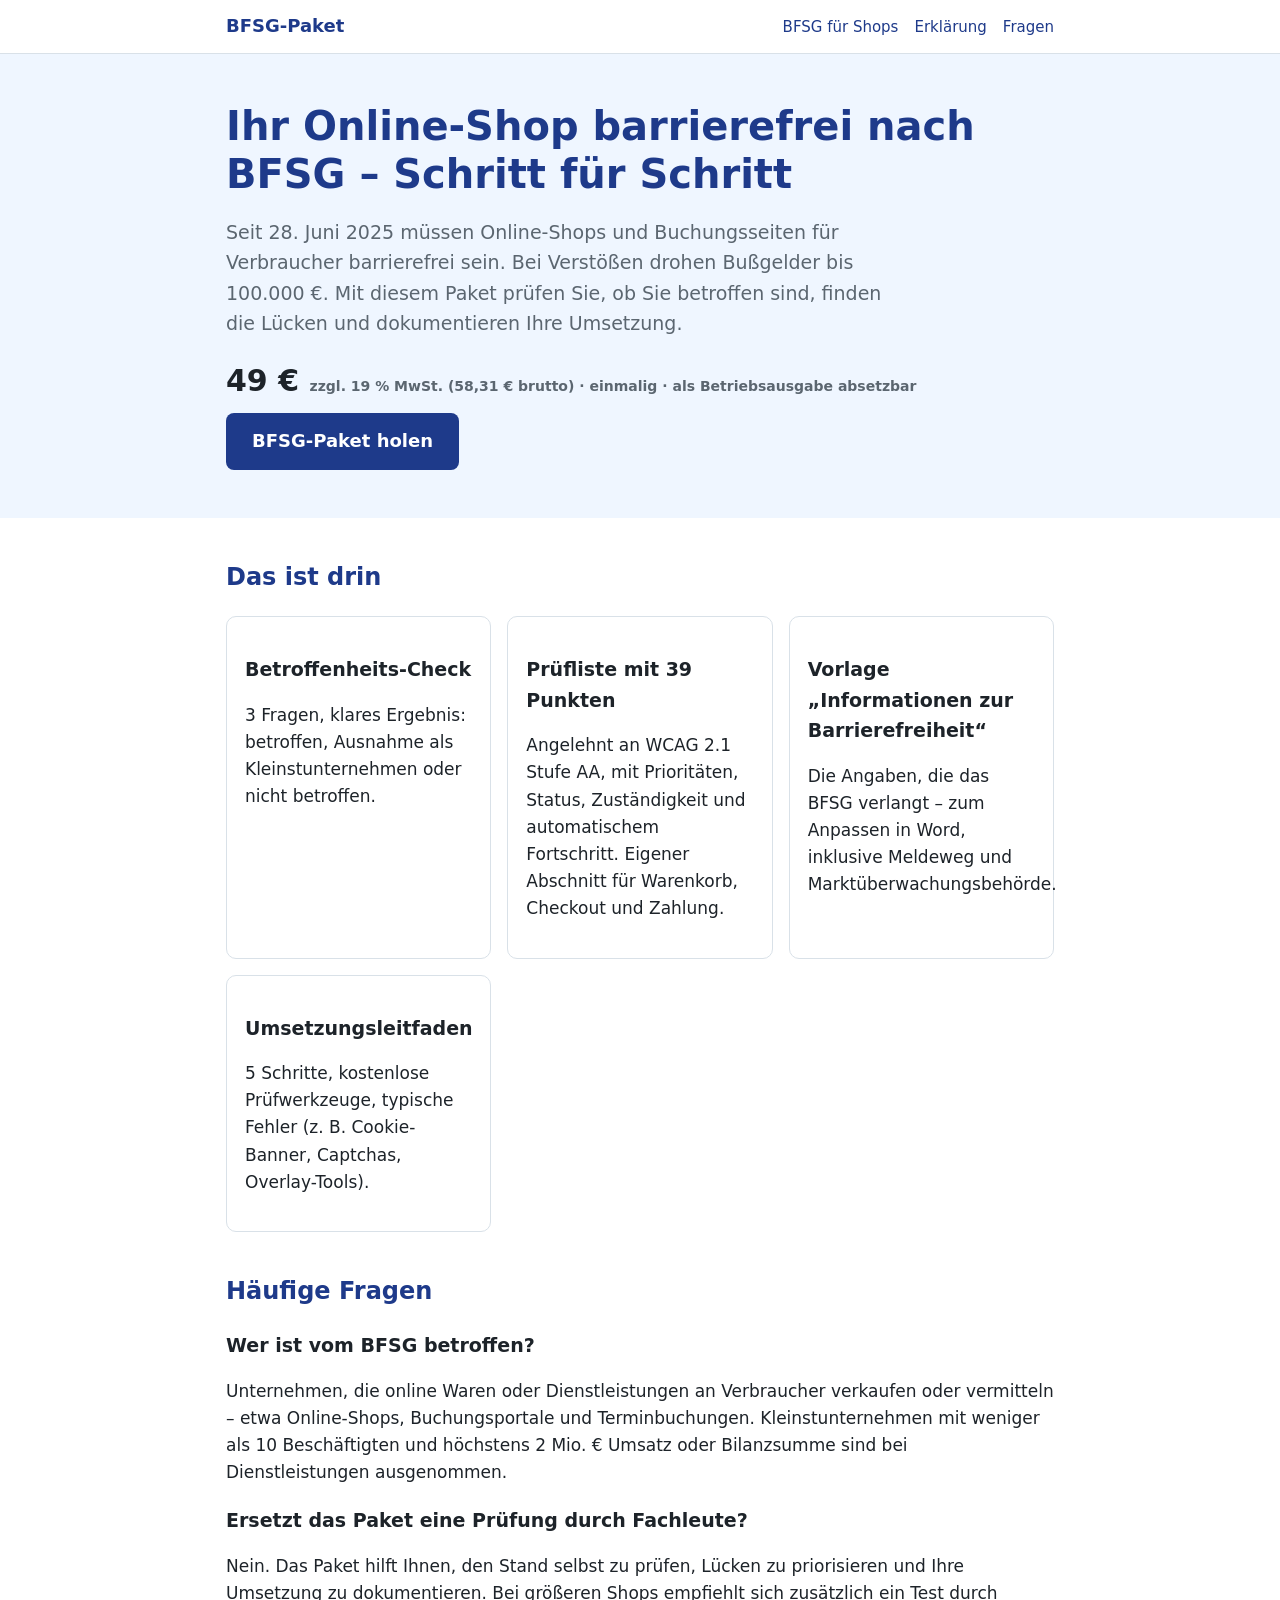
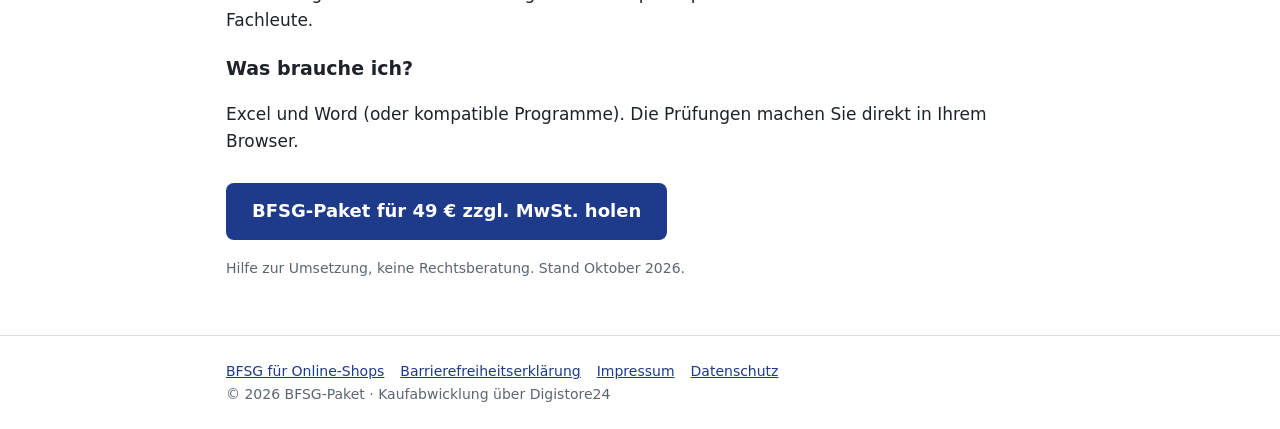
<file: index.html>
<!doctype html>
<html lang="de">
<head>
<meta charset="utf-8">
<meta name="viewport" content="width=device-width, initial-scale=1">
<meta name="google-site-verification" content="Ob10N2yi4Wuv240ou01TGJQXMnyLeHRl20WEMGS6VY0" />
<title>BFSG-Check für Online-Shops: Prüfliste, Vorlage, Leitfaden (Barrierefreiheit)</title>
<meta name="description" content="Barrierefreiheitsstärkungsgesetz umsetzen: Betroffenheits-Check, Prüfliste mit 39 Punkten nach WCAG 2.1 AA, Vorlage für die Informationen zur Barrierefreiheit und Leitfaden. 49 € zzgl. MwSt.">
<link rel="canonical" href="https://n0mchen.github.io/barrierefreiheit-paket/">
<link rel="stylesheet" href="style.css">
<script type="application/ld+json">
{"@context":"https://schema.org","@type":"Product","name":"BFSG-Paket für Online-Shops","description":"Betroffenheits-Check, Prüfliste Barrierefreiheit (39 Punkte), Vorlage Informationen zur Barrierefreiheit und Umsetzungsleitfaden.","offers":{"@type":"Offer","price":"58.31","priceCurrency":"EUR","availability":"https://schema.org/InStock","url":"https://n0mchen.github.io/barrierefreiheit-paket/"}}
</script>
<script type="application/ld+json" id="faq-auto">{"@context": "https://schema.org", "@type": "FAQPage", "mainEntity": [{"@type": "Question", "name": "Wer ist vom BFSG betroffen?", "acceptedAnswer": {"@type": "Answer", "text": "Unternehmen, die online Waren oder Dienstleistungen an Verbraucher verkaufen oder vermitteln – etwa Online-Shops, Buchungsportale und Terminbuchungen. Kleinstunternehmen mit weniger als 10 Beschäftigten und höchstens 2 Mio. € Umsatz oder Bilanzsumme sind bei Dienstleistungen ausgenommen."}}, {"@type": "Question", "name": "Ersetzt das Paket eine Prüfung durch Fachleute?", "acceptedAnswer": {"@type": "Answer", "text": "Nein. Das Paket hilft Ihnen, den Stand selbst zu prüfen, Lücken zu priorisieren und Ihre Umsetzung zu dokumentieren. Bei größeren Shops empfiehlt sich zusätzlich ein Test durch Fachleute."}}, {"@type": "Question", "name": "Was brauche ich?", "acceptedAnswer": {"@type": "Answer", "text": "Excel und Word (oder kompatible Programme). Die Prüfungen machen Sie direkt in Ihrem Browser."}}]}</script>
</head>
<body>
<header><div class="wrap"><a class="logo" href="./">BFSG-Paket</a>
<nav><a href="ratgeber/bfsg-onlineshop.html">BFSG für Shops</a><a href="ratgeber/barrierefreiheitserklaerung-muster.html">Erklärung</a><a href="#fragen">Fragen</a></nav></div></header>
<section class="hero"><div class="wrap">
<h1>Ihr Online-Shop barrierefrei nach BFSG – Schritt für Schritt</h1>
<p class="lead">Seit 28. Juni 2025 müssen Online-Shops und Buchungsseiten für Verbraucher barrierefrei sein. Bei Verstößen drohen Bußgelder bis 100.000 €. Mit diesem Paket prüfen Sie, ob Sie betroffen sind, finden die Lücken und dokumentieren Ihre Umsetzung.</p>
<p class="preis">49 € <span class="klein">zzgl. 19 % MwSt. (58,31 € brutto) · einmalig · als Betriebsausgabe absetzbar</span></p>
<a class="btn" href="https://www.checkout-ds24.com/product/743240">BFSG-Paket holen</a>
</div></section>
<main class="wrap">
<h2>Das ist drin</h2>
<div class="grid">
<div class="karte"><h3>Betroffenheits-Check</h3><p>3 Fragen, klares Ergebnis: betroffen, Ausnahme als Kleinstunternehmen oder nicht betroffen.</p></div>
<div class="karte"><h3>Prüfliste mit 39 Punkten</h3><p>Angelehnt an WCAG 2.1 Stufe AA, mit Prioritäten, Status, Zuständigkeit und automatischem Fortschritt. Eigener Abschnitt für Warenkorb, Checkout und Zahlung.</p></div>
<div class="karte"><h3>Vorlage „Informationen zur Barrierefreiheit“</h3><p>Die Angaben, die das BFSG verlangt – zum Anpassen in Word, inklusive Meldeweg und Marktüberwachungsbehörde.</p></div>
<div class="karte"><h3>Umsetzungsleitfaden</h3><p>5 Schritte, kostenlose Prüfwerkzeuge, typische Fehler (z. B. Cookie-Banner, Captchas, Overlay-Tools).</p></div>
</div>

<h2 id="fragen">Häufige Fragen</h2>
<h3>Wer ist vom BFSG betroffen?</h3>
<p>Unternehmen, die online Waren oder Dienstleistungen an Verbraucher verkaufen oder vermitteln – etwa Online-Shops, Buchungsportale und Terminbuchungen. Kleinstunternehmen mit weniger als 10 Beschäftigten und höchstens 2 Mio. € Umsatz oder Bilanzsumme sind bei Dienstleistungen ausgenommen.</p>
<h3>Ersetzt das Paket eine Prüfung durch Fachleute?</h3>
<p>Nein. Das Paket hilft Ihnen, den Stand selbst zu prüfen, Lücken zu priorisieren und Ihre Umsetzung zu dokumentieren. Bei größeren Shops empfiehlt sich zusätzlich ein Test durch Fachleute.</p>
<h3>Was brauche ich?</h3>
<p>Excel und Word (oder kompatible Programme). Die Prüfungen machen Sie direkt in Ihrem Browser.</p>
<p style="margin-top:28px"><a class="btn" href="https://www.checkout-ds24.com/product/743240">BFSG-Paket für 49 € zzgl. MwSt. holen</a></p>
<p class="klein">Hilfe zur Umsetzung, keine Rechtsberatung. Stand Oktober 2026.</p>
</main>
<footer><div class="wrap"><a href="ratgeber/bfsg-onlineshop.html">BFSG für Online-Shops</a><a href="ratgeber/barrierefreiheitserklaerung-muster.html">Barrierefreiheitserklärung</a><a href="impressum.html">Impressum</a><a href="datenschutz.html">Datenschutz</a><br>© 2026 BFSG-Paket · Kaufabwicklung über Digistore24</div></footer>
</body>
</html>
</file>
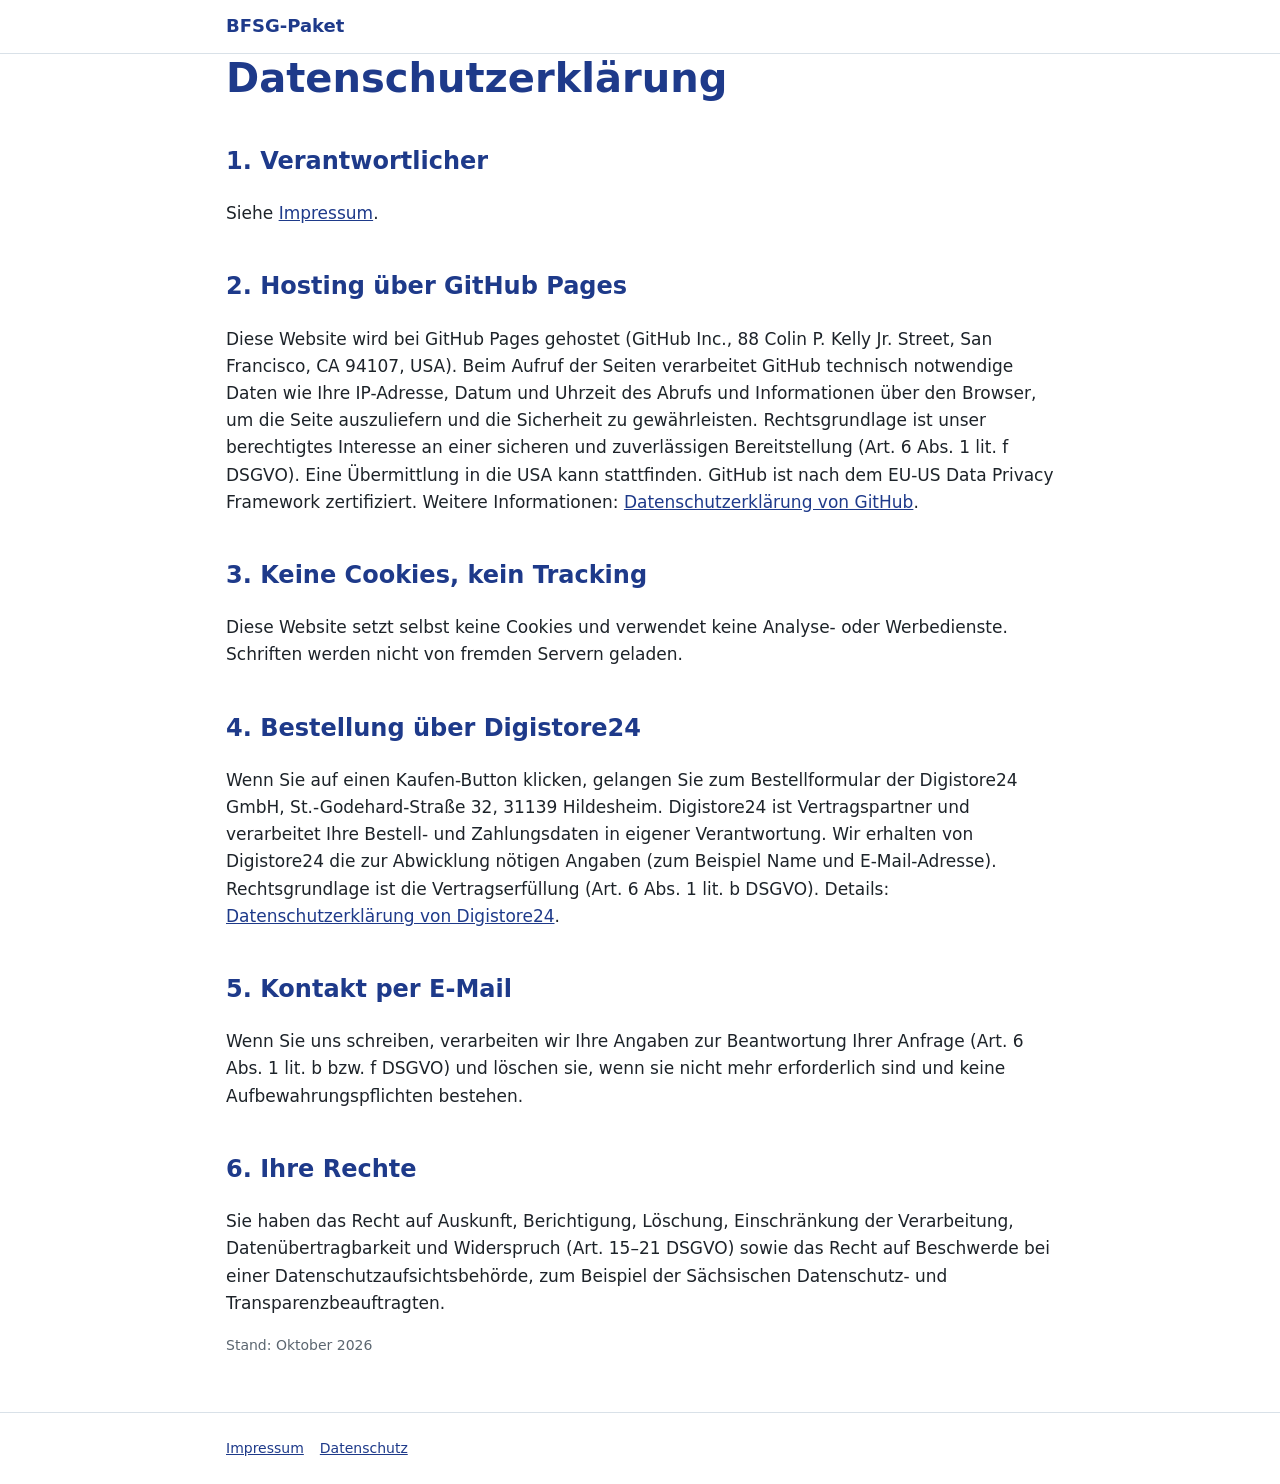
<file: datenschutz.html>
<!doctype html>
<html lang="de"><head><meta charset="utf-8"><meta name="viewport" content="width=device-width, initial-scale=1">
<title>Datenschutz – BFSG-Paket</title><meta name="robots" content="noindex"><link rel="stylesheet" href="style.css"></head>
<body>
<header><div class="wrap"><a class="logo" href="./">BFSG-Paket</a></div></header>
<main class="wrap">
<h1>Datenschutzerklärung</h1>
<h2>1. Verantwortlicher</h2>
<p>Siehe <a href="impressum.html">Impressum</a>.</p>
<h2>2. Hosting über GitHub Pages</h2>
<p>Diese Website wird bei GitHub Pages gehostet (GitHub Inc., 88 Colin P. Kelly Jr. Street, San Francisco, CA 94107, USA). Beim Aufruf der Seiten verarbeitet GitHub technisch notwendige Daten wie Ihre IP-Adresse, Datum und Uhrzeit des Abrufs und Informationen über den Browser, um die Seite auszuliefern und die Sicherheit zu gewährleisten. Rechtsgrundlage ist unser berechtigtes Interesse an einer sicheren und zuverlässigen Bereitstellung (Art. 6 Abs. 1 lit. f DSGVO). Eine Übermittlung in die USA kann stattfinden. GitHub ist nach dem EU-US Data Privacy Framework zertifiziert. Weitere Informationen: <a href="https://docs.github.com/de/site-policy/privacy-policies/github-general-privacy-statement" rel="nofollow">Datenschutzerklärung von GitHub</a>.</p>
<h2>3. Keine Cookies, kein Tracking</h2>
<p>Diese Website setzt selbst keine Cookies und verwendet keine Analyse- oder Werbedienste. Schriften werden nicht von fremden Servern geladen.</p>
<h2>4. Bestellung über Digistore24</h2>
<p>Wenn Sie auf einen Kaufen-Button klicken, gelangen Sie zum Bestellformular der Digistore24 GmbH, St.-Godehard-Straße 32, 31139 Hildesheim. Digistore24 ist Vertragspartner und verarbeitet Ihre Bestell- und Zahlungsdaten in eigener Verantwortung. Wir erhalten von Digistore24 die zur Abwicklung nötigen Angaben (zum Beispiel Name und E-Mail-Adresse). Rechtsgrundlage ist die Vertragserfüllung (Art. 6 Abs. 1 lit. b DSGVO). Details: <a href="https://www.digistore24.com/page/privacy" rel="nofollow">Datenschutzerklärung von Digistore24</a>.</p>
<h2>5. Kontakt per E-Mail</h2>
<p>Wenn Sie uns schreiben, verarbeiten wir Ihre Angaben zur Beantwortung Ihrer Anfrage (Art. 6 Abs. 1 lit. b bzw. f DSGVO) und löschen sie, wenn sie nicht mehr erforderlich sind und keine Aufbewahrungspflichten bestehen.</p>
<h2>6. Ihre Rechte</h2>
<p>Sie haben das Recht auf Auskunft, Berichtigung, Löschung, Einschränkung der Verarbeitung, Datenübertragbarkeit und Widerspruch (Art. 15–21 DSGVO) sowie das Recht auf Beschwerde bei einer Datenschutzaufsichtsbehörde, zum Beispiel der Sächsischen Datenschutz- und Transparenzbeauftragten.</p>
<p class="klein">Stand: Oktober 2026</p>
</main>
<footer><div class="wrap"><a href="impressum.html">Impressum</a><a href="datenschutz.html">Datenschutz</a></div></footer>
</body></html>
</file>
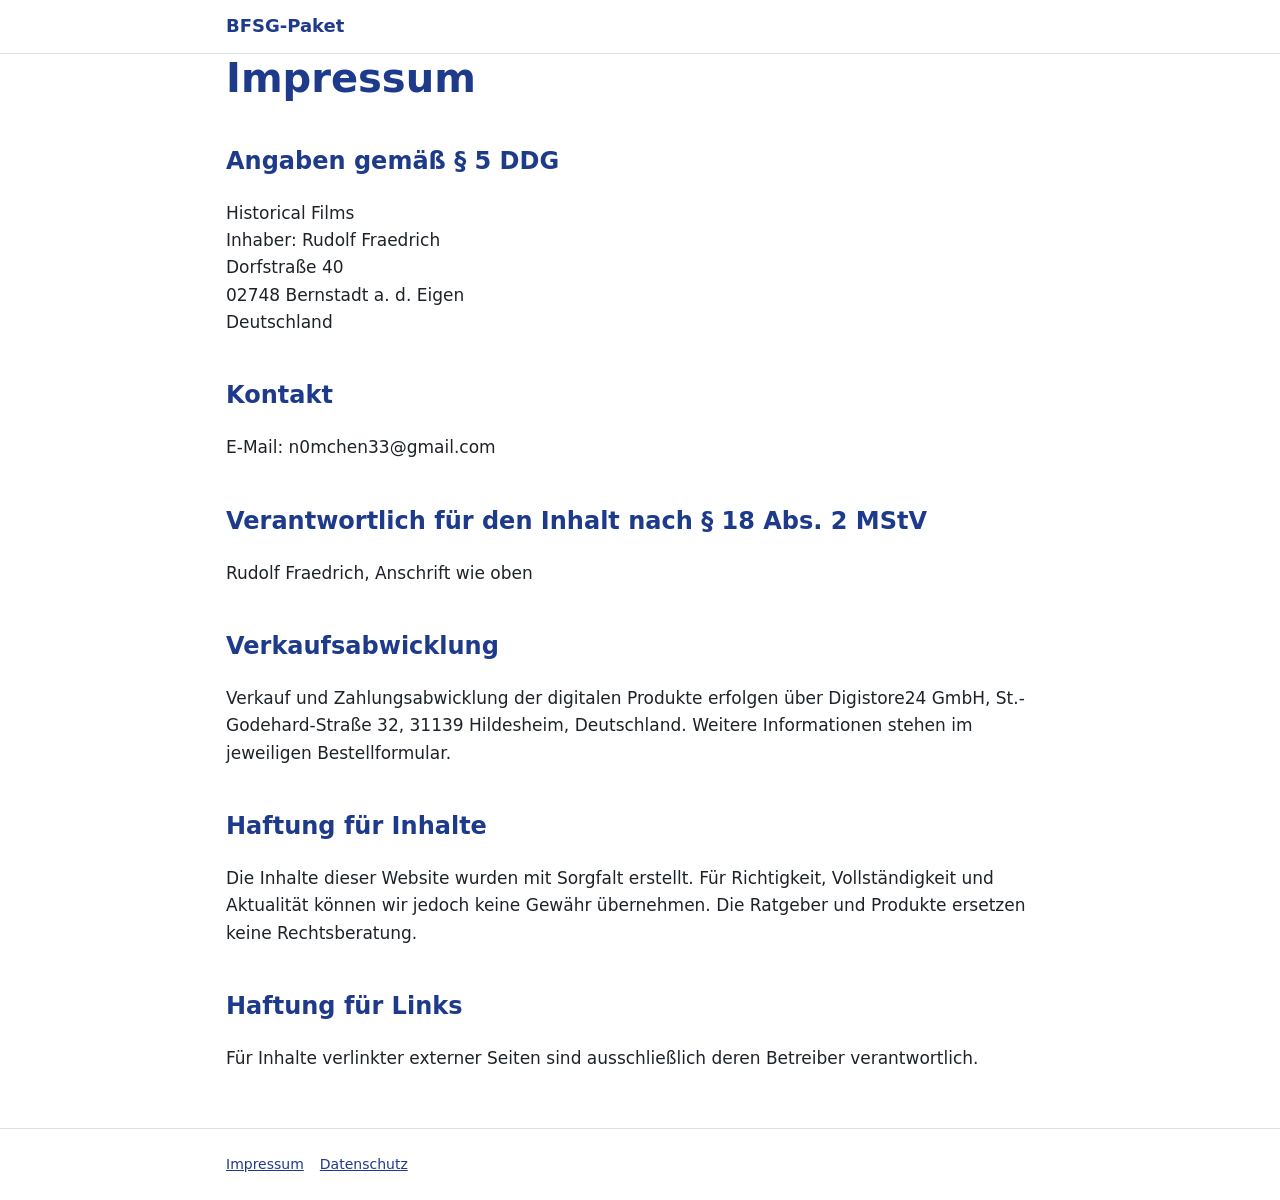
<file: impressum.html>
<!doctype html>
<html lang="de"><head><meta charset="utf-8"><meta name="viewport" content="width=device-width, initial-scale=1">
<title>Impressum – BFSG-Paket</title><meta name="robots" content="noindex"><link rel="stylesheet" href="style.css"></head>
<body>
<header><div class="wrap"><a class="logo" href="./">BFSG-Paket</a></div></header>
<main class="wrap">
<h1>Impressum</h1>
<h2>Angaben gemäß § 5 DDG</h2>
<p>Historical Films<br>Inhaber: Rudolf Fraedrich<br>Dorfstraße 40<br>02748 Bernstadt a. d. Eigen<br>Deutschland</p>
<h2>Kontakt</h2>
<p>E-Mail: n0mchen33@gmail.com</p>
<h2>Verantwortlich für den Inhalt nach § 18 Abs. 2 MStV</h2>
<p>Rudolf Fraedrich, Anschrift wie oben</p>
<h2>Verkaufsabwicklung</h2>
<p>Verkauf und Zahlungsabwicklung der digitalen Produkte erfolgen über Digistore24 GmbH, St.-Godehard-Straße 32, 31139 Hildesheim, Deutschland. Weitere Informationen stehen im jeweiligen Bestellformular.</p>
<h2>Haftung für Inhalte</h2>
<p>Die Inhalte dieser Website wurden mit Sorgfalt erstellt. Für Richtigkeit, Vollständigkeit und Aktualität können wir jedoch keine Gewähr übernehmen. Die Ratgeber und Produkte ersetzen keine Rechtsberatung.</p>
<h2>Haftung für Links</h2>
<p>Für Inhalte verlinkter externer Seiten sind ausschließlich deren Betreiber verantwortlich.</p>
</main>
<footer><div class="wrap"><a href="impressum.html">Impressum</a><a href="datenschutz.html">Datenschutz</a></div></footer>
</body></html>
</file>
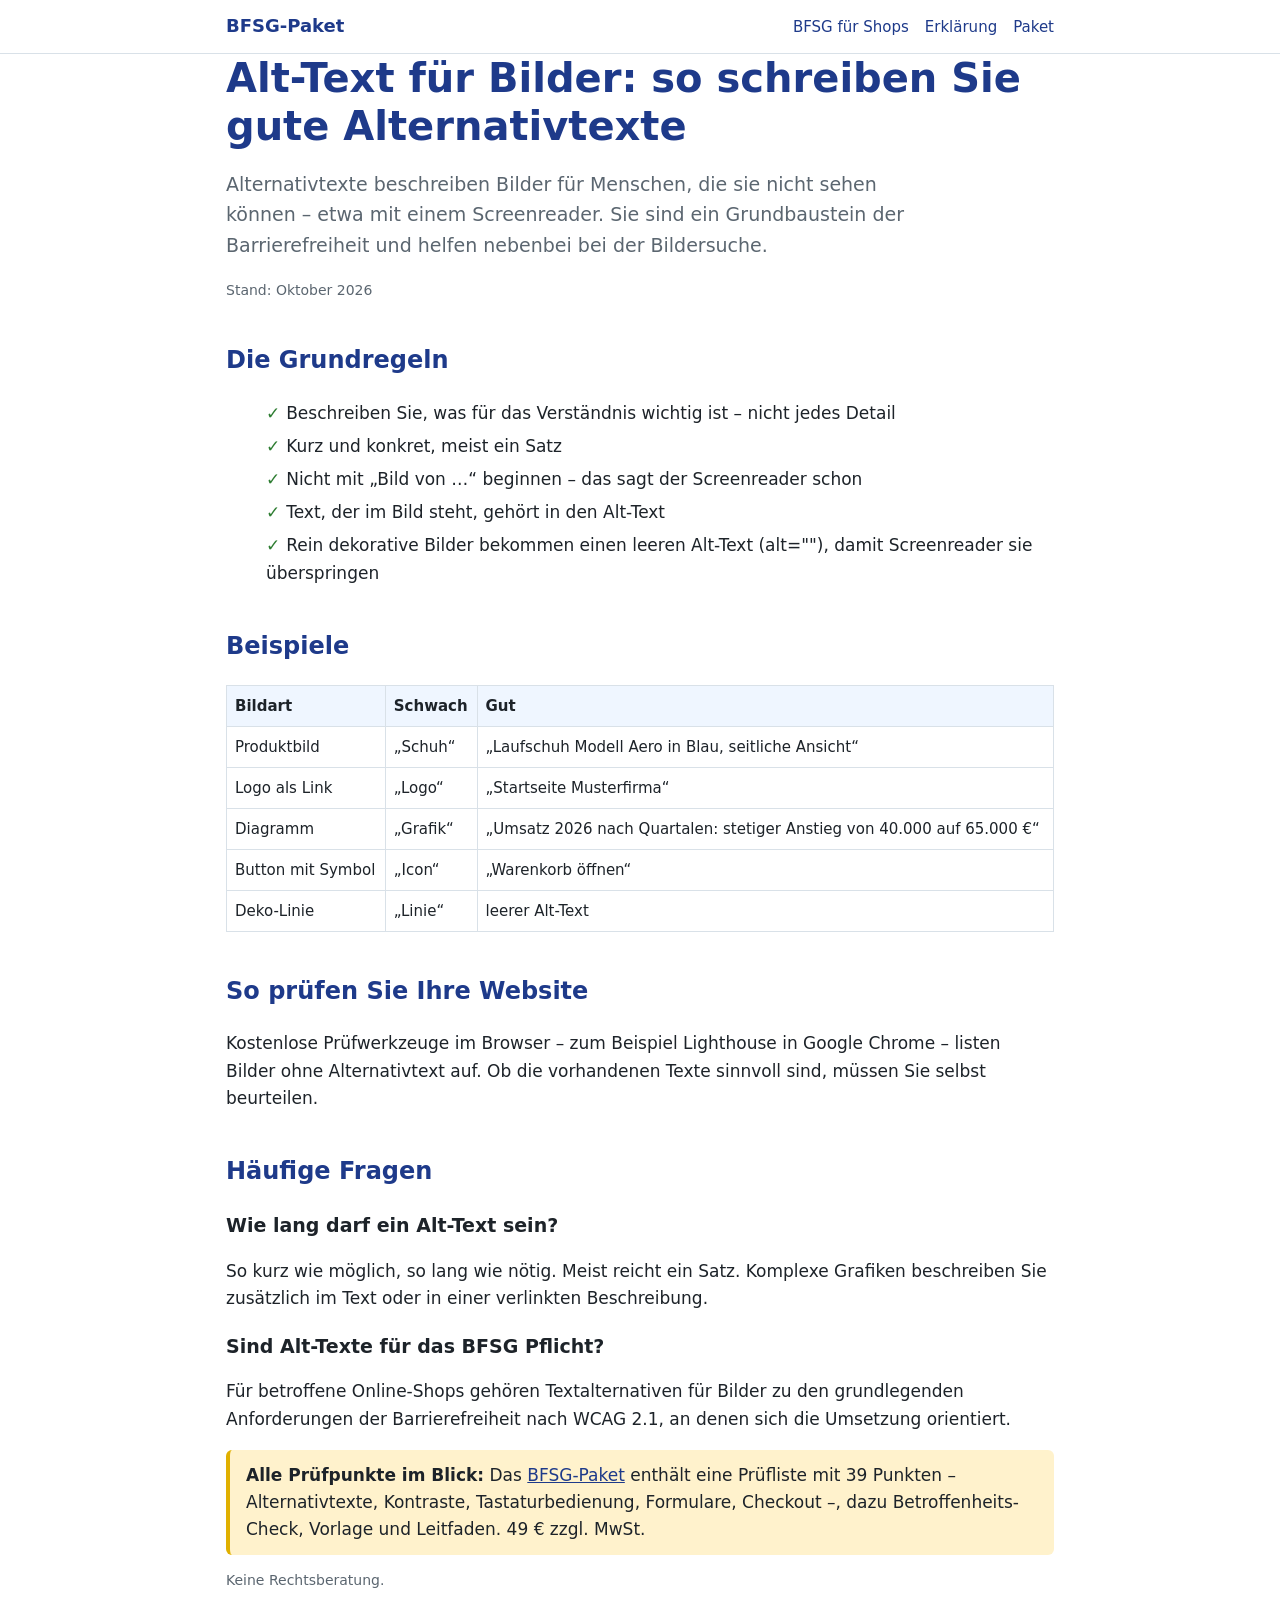
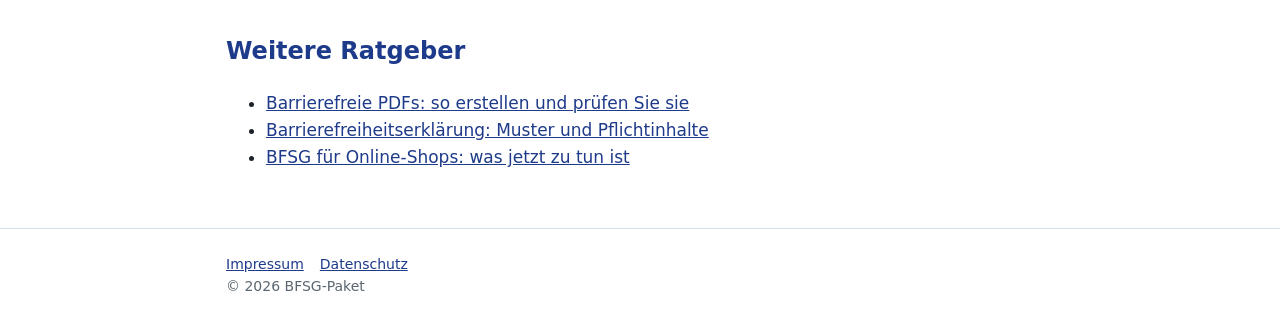
<file: ratgeber/alternativtexte-bilder.html>
<!doctype html>
<html lang="de">
<head>
<meta charset="utf-8">
<meta name="viewport" content="width=device-width, initial-scale=1">
<title>Alt-Text für Bilder: Beispiele und Regeln für barrierefreie Websites</title>
<meta name="description" content="Alternativtexte für Bilder richtig schreiben: Regeln, Beispiele für Produktbilder, Logos, Diagramme und dekorative Bilder – für Barrierefreiheit nach BFSG und bessere SEO.">
<link rel="canonical" href="https://n0mchen.github.io/barrierefreiheit-paket/ratgeber/alternativtexte-bilder.html">
<link rel="stylesheet" href="../style.css">
<script type="application/ld+json" id="faq-auto">{"@context": "https://schema.org", "@type": "FAQPage", "mainEntity": [{"@type": "Question", "name": "Wie lang darf ein Alt-Text sein?", "acceptedAnswer": {"@type": "Answer", "text": "So kurz wie möglich, so lang wie nötig. Meist reicht ein Satz. Komplexe Grafiken beschreiben Sie zusätzlich im Text oder in einer verlinkten Beschreibung."}}, {"@type": "Question", "name": "Sind Alt-Texte für das BFSG Pflicht?", "acceptedAnswer": {"@type": "Answer", "text": "Für betroffene Online-Shops gehören Textalternativen für Bilder zu den grundlegenden Anforderungen der Barrierefreiheit nach WCAG 2.1, an denen sich die Umsetzung orientiert."}}]}</script>
</head>
<body>
<header><div class="wrap"><a class="logo" href="../">BFSG-Paket</a>
<nav><a href="bfsg-onlineshop.html">BFSG für Shops</a><a href="barrierefreiheitserklaerung-muster.html">Erklärung</a><a href="../">Paket</a></nav></div></header>
<main class="wrap">
<h1>Alt-Text für Bilder: so schreiben Sie gute Alternativtexte</h1>
<p class="lead">Alternativtexte beschreiben Bilder für Menschen, die sie nicht sehen können – etwa mit einem Screenreader. Sie sind ein Grundbaustein der Barrierefreiheit und helfen nebenbei bei der Bildersuche.</p>
<p class="klein">Stand: Oktober 2026</p>

<h2>Die Grundregeln</h2>
<ul class="check">
<li>Beschreiben Sie, was für das Verständnis wichtig ist – nicht jedes Detail</li>
<li>Kurz und konkret, meist ein Satz</li>
<li>Nicht mit „Bild von …“ beginnen – das sagt der Screenreader schon</li>
<li>Text, der im Bild steht, gehört in den Alt-Text</li>
<li>Rein dekorative Bilder bekommen einen leeren Alt-Text (alt=""), damit Screenreader sie überspringen</li>
</ul>

<h2>Beispiele</h2>
<div class="tabelle"><table>
<tr><th>Bildart</th><th>Schwach</th><th>Gut</th></tr>
<tr><td>Produktbild</td><td>„Schuh“</td><td>„Laufschuh Modell Aero in Blau, seitliche Ansicht“</td></tr>
<tr><td>Logo als Link</td><td>„Logo“</td><td>„Startseite Musterfirma“</td></tr>
<tr><td>Diagramm</td><td>„Grafik“</td><td>„Umsatz 2026 nach Quartalen: stetiger Anstieg von 40.000 auf 65.000 €“</td></tr>
<tr><td>Button mit Symbol</td><td>„Icon“</td><td>„Warenkorb öffnen“</td></tr>
<tr><td>Deko-Linie</td><td>„Linie“</td><td>leerer Alt-Text</td></tr>
</table></div>

<h2>So prüfen Sie Ihre Website</h2>
<p>Kostenlose Prüfwerkzeuge im Browser – zum Beispiel Lighthouse in Google Chrome – listen Bilder ohne Alternativtext auf. Ob die vorhandenen Texte sinnvoll sind, müssen Sie selbst beurteilen.</p>

<h2>Häufige Fragen</h2>
<h3>Wie lang darf ein Alt-Text sein?</h3>
<p>So kurz wie möglich, so lang wie nötig. Meist reicht ein Satz. Komplexe Grafiken beschreiben Sie zusätzlich im Text oder in einer verlinkten Beschreibung.</p>
<h3>Sind Alt-Texte für das BFSG Pflicht?</h3>
<p>Für betroffene Online-Shops gehören Textalternativen für Bilder zu den grundlegenden Anforderungen der Barrierefreiheit nach WCAG 2.1, an denen sich die Umsetzung orientiert.</p>

<div class="hinweis"><strong>Alle Prüfpunkte im Blick:</strong> Das <a href="../">BFSG-Paket</a> enthält eine Prüfliste mit 39 Punkten – Alternativtexte, Kontraste, Tastaturbedienung, Formulare, Checkout –, dazu Betroffenheits-Check, Vorlage und Leitfaden. 49 € zzgl. MwSt.</div>
<p class="klein">Keine Rechtsberatung.</p>
<section class="weitere"><h2>Weitere Ratgeber</h2><ul><li><a href="barrierefreie-pdf.html">Barrierefreie PDFs: so erstellen und prüfen Sie sie</a></li><li><a href="barrierefreiheitserklaerung-muster.html">Barrierefreiheitserklärung: Muster und Pflichtinhalte</a></li><li><a href="bfsg-onlineshop.html">BFSG für Online-Shops: was jetzt zu tun ist</a></li></ul></section>
</main>
<footer><div class="wrap"><a href="../impressum.html">Impressum</a><a href="../datenschutz.html">Datenschutz</a><br>© 2026 BFSG-Paket</div></footer>
</body>
</html>
</file>
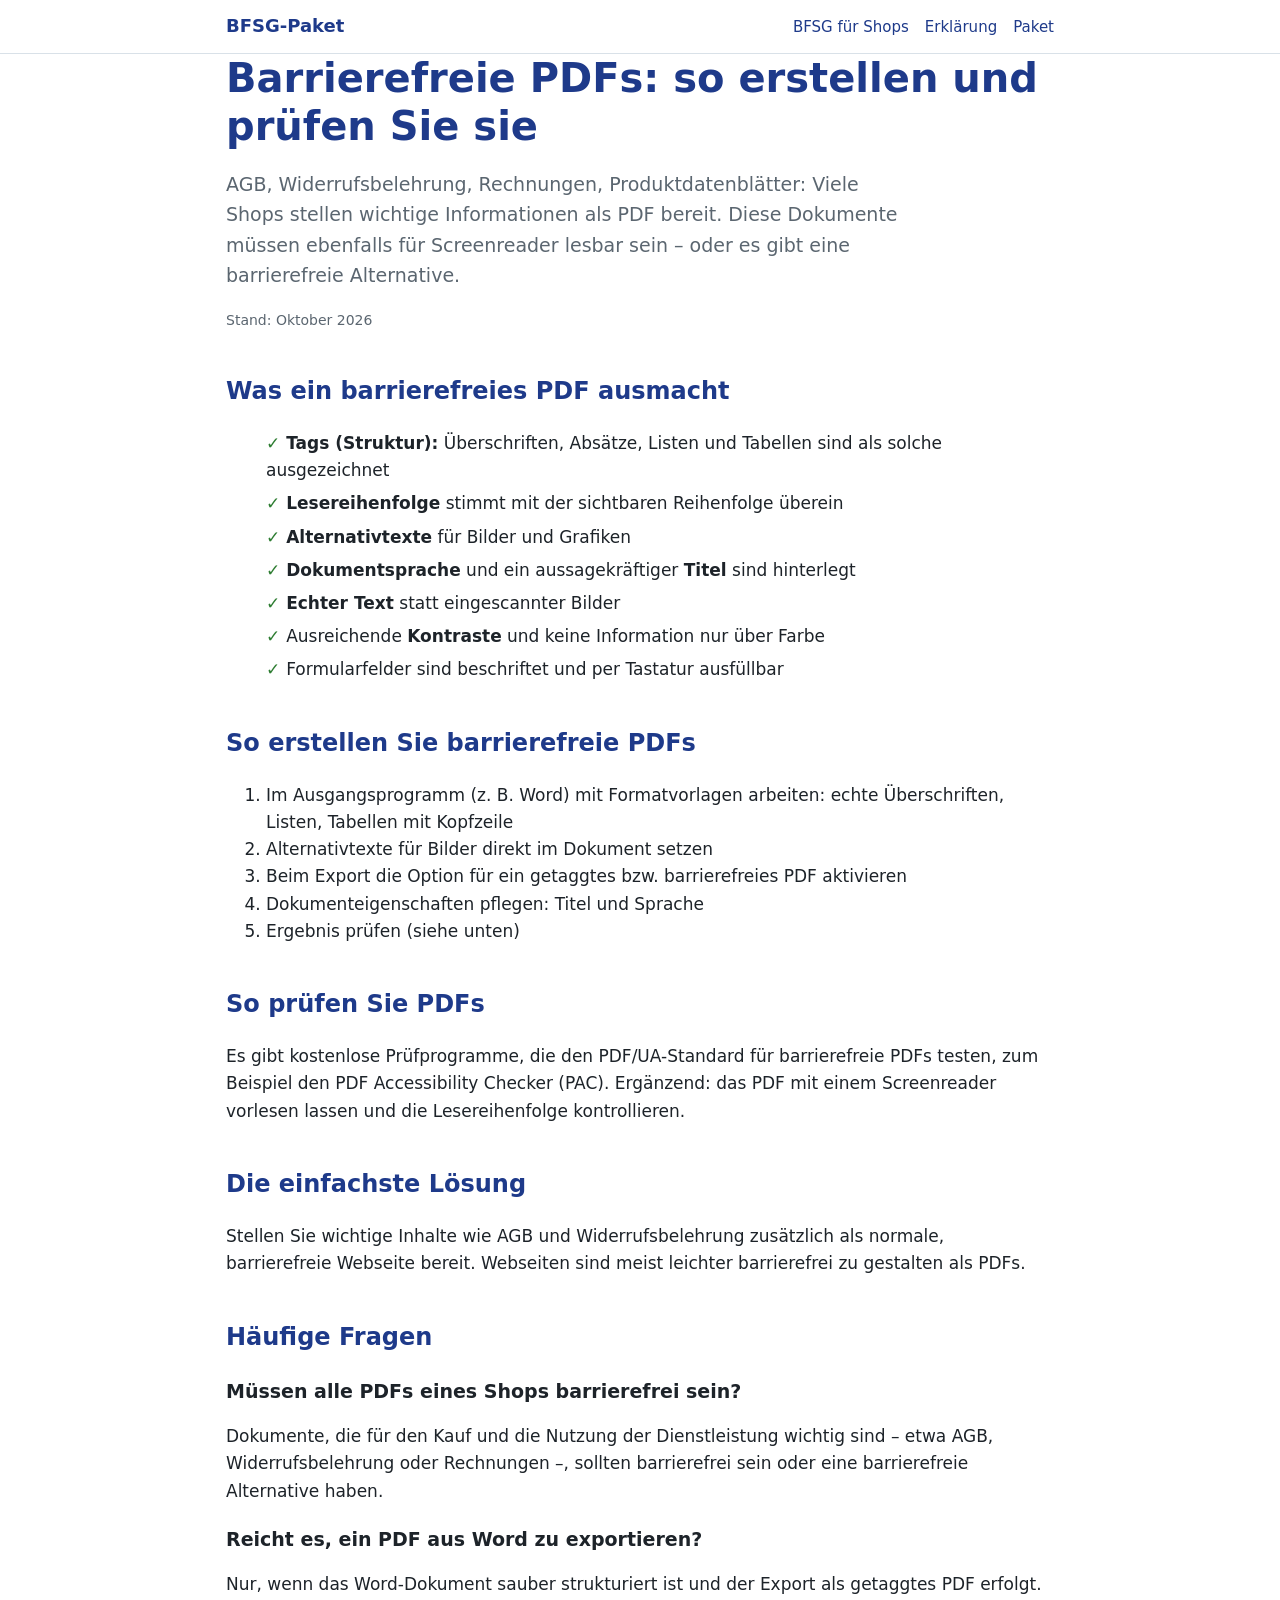
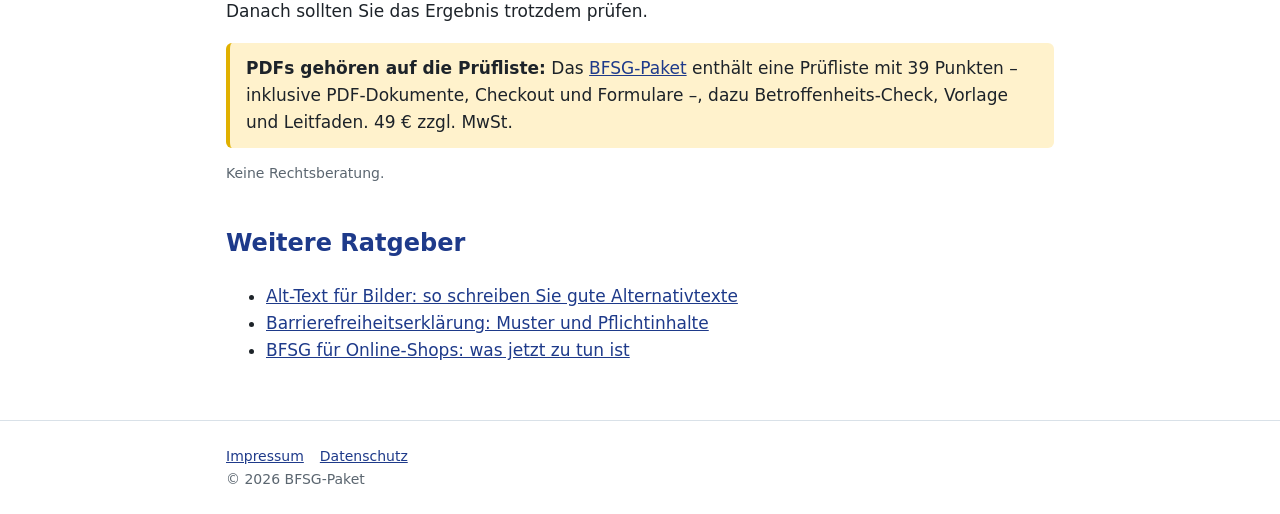
<file: ratgeber/barrierefreie-pdf.html>
<!doctype html>
<html lang="de">
<head>
<meta charset="utf-8">
<meta name="viewport" content="width=device-width, initial-scale=1">
<title>Barrierefreie PDFs erstellen und prüfen: Checkliste für Unternehmen</title>
<meta name="description" content="PDFs barrierefrei machen: Tags, Lesereihenfolge, Alternativtexte, Dokumentsprache, Kontraste – wie Sie AGB, Rechnungen und Infoblätter barrierefrei erstellen und prüfen.">
<link rel="canonical" href="https://n0mchen.github.io/barrierefreiheit-paket/ratgeber/barrierefreie-pdf.html">
<link rel="stylesheet" href="../style.css">
<script type="application/ld+json" id="faq-auto">{"@context": "https://schema.org", "@type": "FAQPage", "mainEntity": [{"@type": "Question", "name": "Müssen alle PDFs eines Shops barrierefrei sein?", "acceptedAnswer": {"@type": "Answer", "text": "Dokumente, die für den Kauf und die Nutzung der Dienstleistung wichtig sind – etwa AGB, Widerrufsbelehrung oder Rechnungen –, sollten barrierefrei sein oder eine barrierefreie Alternative haben."}}, {"@type": "Question", "name": "Reicht es, ein PDF aus Word zu exportieren?", "acceptedAnswer": {"@type": "Answer", "text": "Nur, wenn das Word-Dokument sauber strukturiert ist und der Export als getaggtes PDF erfolgt. Danach sollten Sie das Ergebnis trotzdem prüfen."}}]}</script>
</head>
<body>
<header><div class="wrap"><a class="logo" href="../">BFSG-Paket</a>
<nav><a href="bfsg-onlineshop.html">BFSG für Shops</a><a href="barrierefreiheitserklaerung-muster.html">Erklärung</a><a href="../">Paket</a></nav></div></header>
<main class="wrap">
<h1>Barrierefreie PDFs: so erstellen und prüfen Sie sie</h1>
<p class="lead">AGB, Widerrufsbelehrung, Rechnungen, Produktdatenblätter: Viele Shops stellen wichtige Informationen als PDF bereit. Diese Dokumente müssen ebenfalls für Screenreader lesbar sein – oder es gibt eine barrierefreie Alternative.</p>
<p class="klein">Stand: Oktober 2026</p>

<h2>Was ein barrierefreies PDF ausmacht</h2>
<ul class="check">
<li><strong>Tags (Struktur):</strong> Überschriften, Absätze, Listen und Tabellen sind als solche ausgezeichnet</li>
<li><strong>Lesereihenfolge</strong> stimmt mit der sichtbaren Reihenfolge überein</li>
<li><strong>Alternativtexte</strong> für Bilder und Grafiken</li>
<li><strong>Dokumentsprache</strong> und ein aussagekräftiger <strong>Titel</strong> sind hinterlegt</li>
<li><strong>Echter Text</strong> statt eingescannter Bilder</li>
<li>Ausreichende <strong>Kontraste</strong> und keine Information nur über Farbe</li>
<li>Formularfelder sind beschriftet und per Tastatur ausfüllbar</li>
</ul>

<h2>So erstellen Sie barrierefreie PDFs</h2>
<ol>
<li>Im Ausgangsprogramm (z. B. Word) mit Formatvorlagen arbeiten: echte Überschriften, Listen, Tabellen mit Kopfzeile</li>
<li>Alternativtexte für Bilder direkt im Dokument setzen</li>
<li>Beim Export die Option für ein getaggtes bzw. barrierefreies PDF aktivieren</li>
<li>Dokumenteigenschaften pflegen: Titel und Sprache</li>
<li>Ergebnis prüfen (siehe unten)</li>
</ol>

<h2>So prüfen Sie PDFs</h2>
<p>Es gibt kostenlose Prüfprogramme, die den PDF/UA-Standard für barrierefreie PDFs testen, zum Beispiel den PDF Accessibility Checker (PAC). Ergänzend: das PDF mit einem Screenreader vorlesen lassen und die Lesereihenfolge kontrollieren.</p>

<h2>Die einfachste Lösung</h2>
<p>Stellen Sie wichtige Inhalte wie AGB und Widerrufsbelehrung zusätzlich als normale, barrierefreie Webseite bereit. Webseiten sind meist leichter barrierefrei zu gestalten als PDFs.</p>

<h2>Häufige Fragen</h2>
<h3>Müssen alle PDFs eines Shops barrierefrei sein?</h3>
<p>Dokumente, die für den Kauf und die Nutzung der Dienstleistung wichtig sind – etwa AGB, Widerrufsbelehrung oder Rechnungen –, sollten barrierefrei sein oder eine barrierefreie Alternative haben.</p>
<h3>Reicht es, ein PDF aus Word zu exportieren?</h3>
<p>Nur, wenn das Word-Dokument sauber strukturiert ist und der Export als getaggtes PDF erfolgt. Danach sollten Sie das Ergebnis trotzdem prüfen.</p>

<div class="hinweis"><strong>PDFs gehören auf die Prüfliste:</strong> Das <a href="../">BFSG-Paket</a> enthält eine Prüfliste mit 39 Punkten – inklusive PDF-Dokumente, Checkout und Formulare –, dazu Betroffenheits-Check, Vorlage und Leitfaden. 49 € zzgl. MwSt.</div>
<p class="klein">Keine Rechtsberatung.</p>
<section class="weitere"><h2>Weitere Ratgeber</h2><ul><li><a href="alternativtexte-bilder.html">Alt-Text für Bilder: so schreiben Sie gute Alternativtexte</a></li><li><a href="barrierefreiheitserklaerung-muster.html">Barrierefreiheitserklärung: Muster und Pflichtinhalte</a></li><li><a href="bfsg-onlineshop.html">BFSG für Online-Shops: was jetzt zu tun ist</a></li></ul></section>
</main>
<footer><div class="wrap"><a href="../impressum.html">Impressum</a><a href="../datenschutz.html">Datenschutz</a><br>© 2026 BFSG-Paket</div></footer>
</body>
</html>
</file>
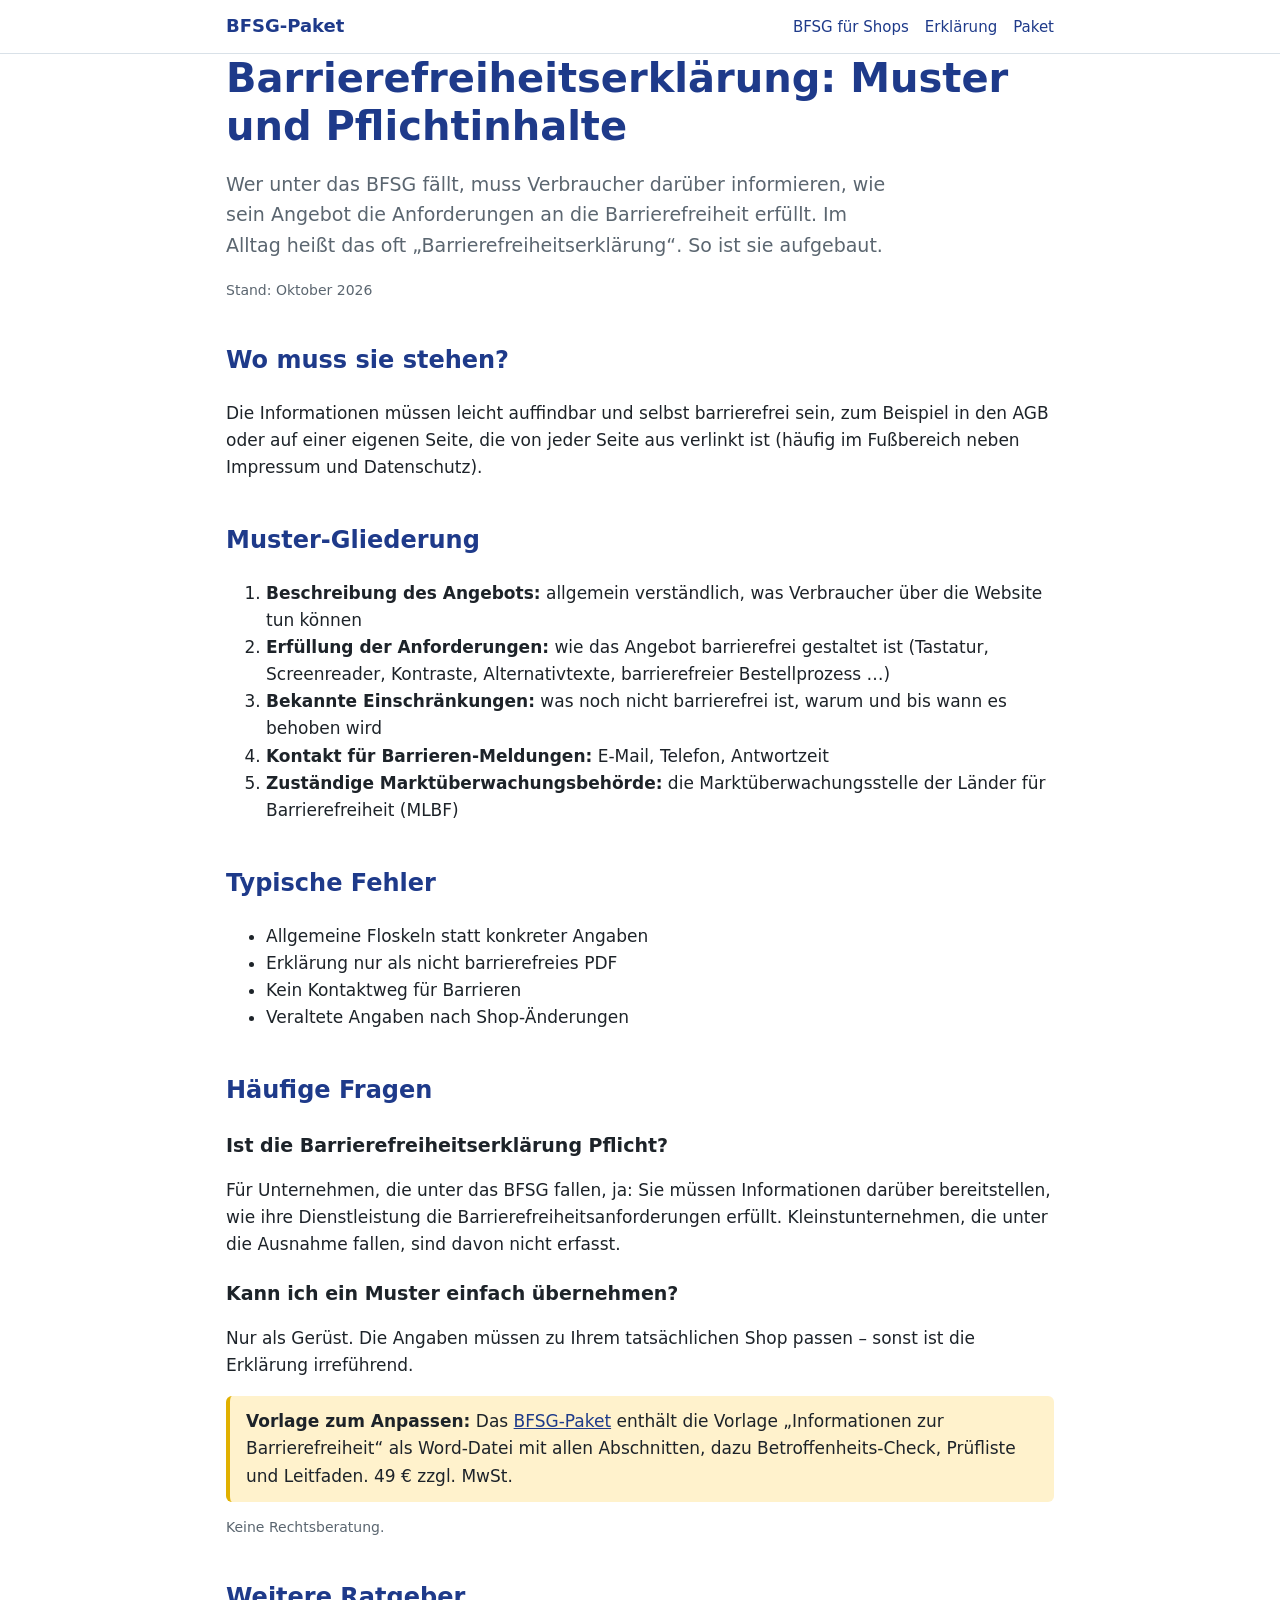
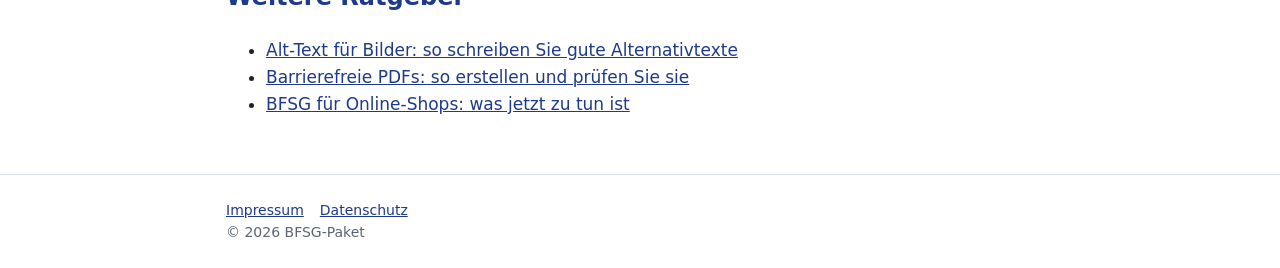
<file: ratgeber/barrierefreiheitserklaerung-muster.html>
<!doctype html>
<html lang="de">
<head>
<meta charset="utf-8">
<meta name="viewport" content="width=device-width, initial-scale=1">
<title>Barrierefreiheitserklärung Muster: Was nach BFSG hineingehört</title>
<meta name="description" content="Barrierefreiheitserklärung bzw. Informationen zur Barrierefreiheit nach BFSG: Pflichtinhalte, Muster-Gliederung, wo sie stehen muss und typische Fehler.">
<link rel="canonical" href="https://n0mchen.github.io/barrierefreiheit-paket/ratgeber/barrierefreiheitserklaerung-muster.html">
<link rel="stylesheet" href="../style.css">
<script type="application/ld+json" id="faq-auto">{"@context": "https://schema.org", "@type": "FAQPage", "mainEntity": [{"@type": "Question", "name": "Ist die Barrierefreiheitserklärung Pflicht?", "acceptedAnswer": {"@type": "Answer", "text": "Für Unternehmen, die unter das BFSG fallen, ja: Sie müssen Informationen darüber bereitstellen, wie ihre Dienstleistung die Barrierefreiheitsanforderungen erfüllt. Kleinstunternehmen, die unter die Ausnahme fallen, sind davon nicht erfasst."}}, {"@type": "Question", "name": "Kann ich ein Muster einfach übernehmen?", "acceptedAnswer": {"@type": "Answer", "text": "Nur als Gerüst. Die Angaben müssen zu Ihrem tatsächlichen Shop passen – sonst ist die Erklärung irreführend."}}]}</script>
</head>
<body>
<header><div class="wrap"><a class="logo" href="../">BFSG-Paket</a>
<nav><a href="bfsg-onlineshop.html">BFSG für Shops</a><a href="barrierefreiheitserklaerung-muster.html">Erklärung</a><a href="../">Paket</a></nav></div></header>
<main class="wrap">
<h1>Barrierefreiheitserklärung: Muster und Pflichtinhalte</h1>
<p class="lead">Wer unter das BFSG fällt, muss Verbraucher darüber informieren, wie sein Angebot die Anforderungen an die Barrierefreiheit erfüllt. Im Alltag heißt das oft „Barrierefreiheitserklärung“. So ist sie aufgebaut.</p>
<p class="klein">Stand: Oktober 2026</p>

<h2>Wo muss sie stehen?</h2>
<p>Die Informationen müssen leicht auffindbar und selbst barrierefrei sein, zum Beispiel in den AGB oder auf einer eigenen Seite, die von jeder Seite aus verlinkt ist (häufig im Fußbereich neben Impressum und Datenschutz).</p>

<h2>Muster-Gliederung</h2>
<ol>
<li><strong>Beschreibung des Angebots:</strong> allgemein verständlich, was Verbraucher über die Website tun können</li>
<li><strong>Erfüllung der Anforderungen:</strong> wie das Angebot barrierefrei gestaltet ist (Tastatur, Screenreader, Kontraste, Alternativtexte, barrierefreier Bestellprozess …)</li>
<li><strong>Bekannte Einschränkungen:</strong> was noch nicht barrierefrei ist, warum und bis wann es behoben wird</li>
<li><strong>Kontakt für Barrieren-Meldungen:</strong> E-Mail, Telefon, Antwortzeit</li>
<li><strong>Zuständige Marktüberwachungsbehörde:</strong> die Marktüberwachungsstelle der Länder für Barrierefreiheit (MLBF)</li>
</ol>

<h2>Typische Fehler</h2>
<ul>
<li>Allgemeine Floskeln statt konkreter Angaben</li>
<li>Erklärung nur als nicht barrierefreies PDF</li>
<li>Kein Kontaktweg für Barrieren</li>
<li>Veraltete Angaben nach Shop-Änderungen</li>
</ul>

<h2>Häufige Fragen</h2>
<h3>Ist die Barrierefreiheitserklärung Pflicht?</h3>
<p>Für Unternehmen, die unter das BFSG fallen, ja: Sie müssen Informationen darüber bereitstellen, wie ihre Dienstleistung die Barrierefreiheitsanforderungen erfüllt. Kleinstunternehmen, die unter die Ausnahme fallen, sind davon nicht erfasst.</p>
<h3>Kann ich ein Muster einfach übernehmen?</h3>
<p>Nur als Gerüst. Die Angaben müssen zu Ihrem tatsächlichen Shop passen – sonst ist die Erklärung irreführend.</p>

<div class="hinweis"><strong>Vorlage zum Anpassen:</strong> Das <a href="../">BFSG-Paket</a> enthält die Vorlage „Informationen zur Barrierefreiheit“ als Word-Datei mit allen Abschnitten, dazu Betroffenheits-Check, Prüfliste und Leitfaden. 49 € zzgl. MwSt.</div>
<p class="klein">Keine Rechtsberatung.</p>
<section class="weitere"><h2>Weitere Ratgeber</h2><ul><li><a href="alternativtexte-bilder.html">Alt-Text für Bilder: so schreiben Sie gute Alternativtexte</a></li><li><a href="barrierefreie-pdf.html">Barrierefreie PDFs: so erstellen und prüfen Sie sie</a></li><li><a href="bfsg-onlineshop.html">BFSG für Online-Shops: was jetzt zu tun ist</a></li></ul></section>
</main>
<footer><div class="wrap"><a href="../impressum.html">Impressum</a><a href="../datenschutz.html">Datenschutz</a><br>© 2026 BFSG-Paket</div></footer>
</body>
</html>
</file>
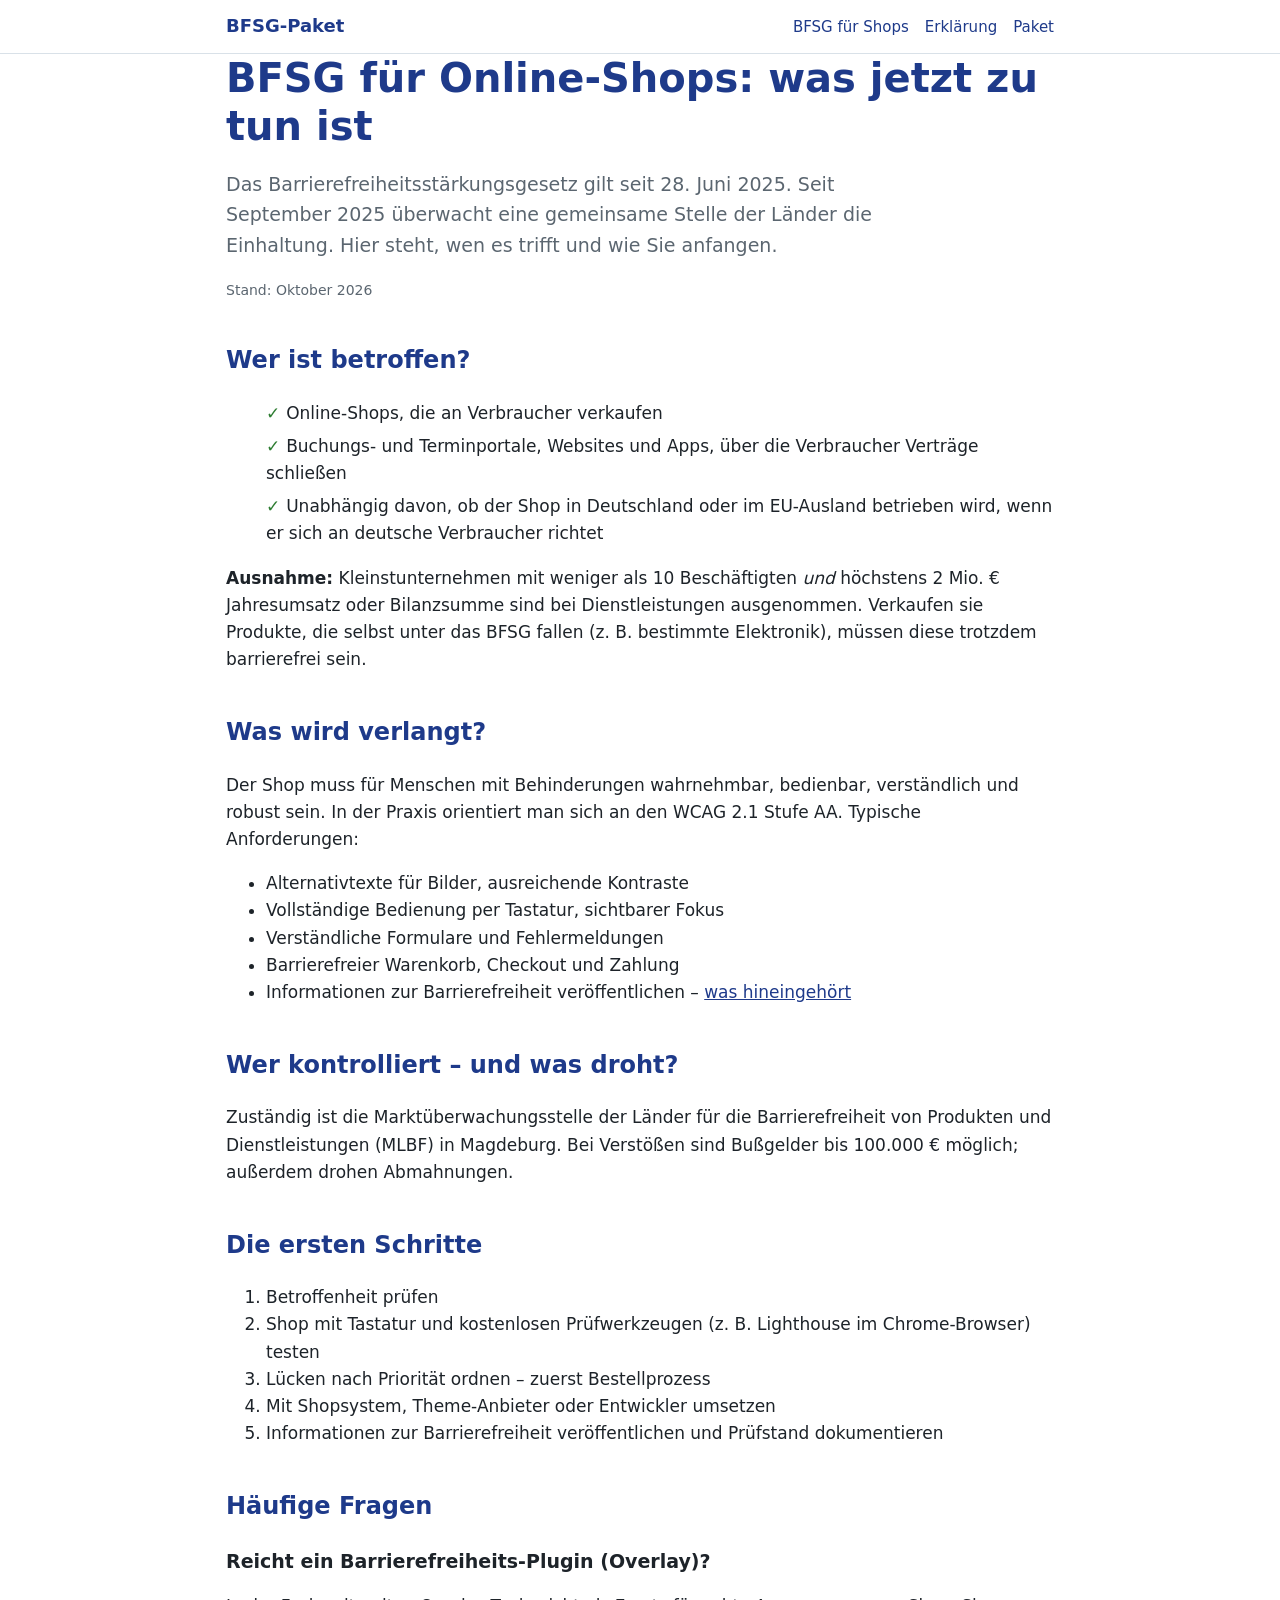
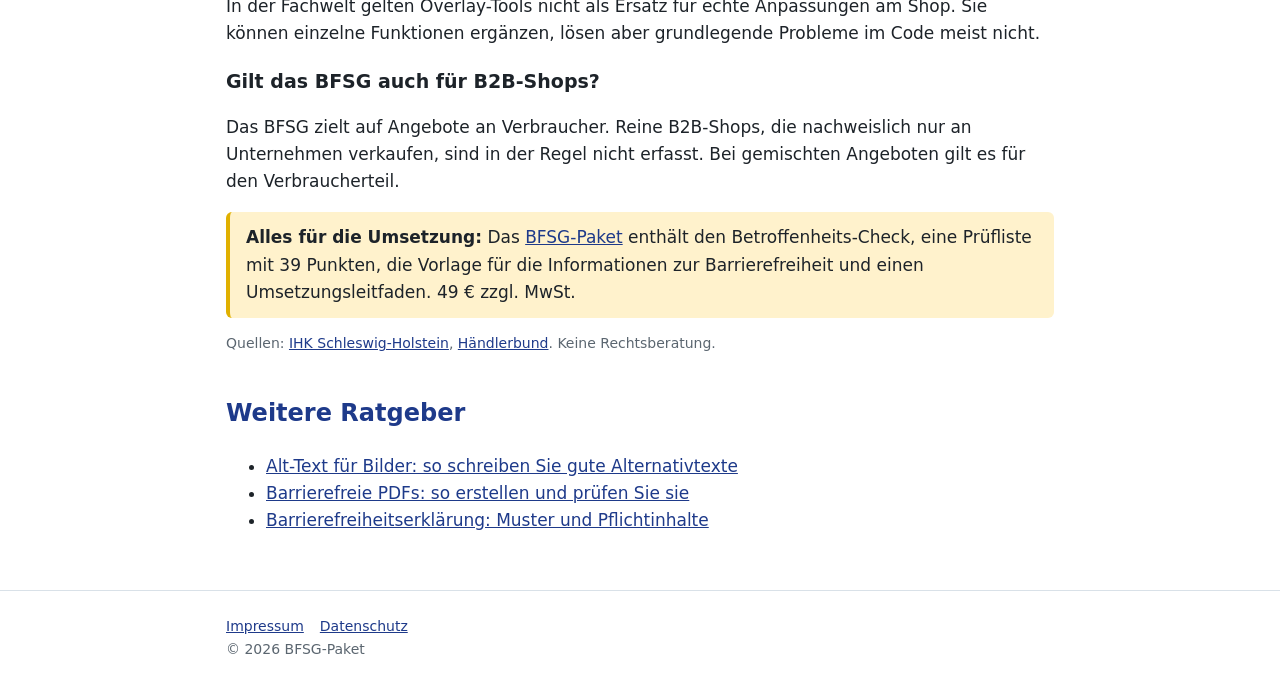
<file: ratgeber/bfsg-onlineshop.html>
<!doctype html>
<html lang="de">
<head>
<meta charset="utf-8">
<meta name="viewport" content="width=device-width, initial-scale=1">
<title>BFSG für Online-Shops: Wer betroffen ist und was jetzt zu tun ist (2026)</title>
<meta name="description" content="Barrierefreiheitsstärkungsgesetz für Online-Shops: Wer betroffen ist, Ausnahme für Kleinstunternehmen, Anforderungen nach WCAG 2.1 AA, Bußgelder, Marktüberwachung und die ersten Schritte.">
<link rel="canonical" href="https://n0mchen.github.io/barrierefreiheit-paket/ratgeber/bfsg-onlineshop.html">
<link rel="stylesheet" href="../style.css">
<script type="application/ld+json" id="faq-auto">{"@context": "https://schema.org", "@type": "FAQPage", "mainEntity": [{"@type": "Question", "name": "Reicht ein Barrierefreiheits-Plugin (Overlay)?", "acceptedAnswer": {"@type": "Answer", "text": "In der Fachwelt gelten Overlay-Tools nicht als Ersatz für echte Anpassungen am Shop. Sie können einzelne Funktionen ergänzen, lösen aber grundlegende Probleme im Code meist nicht."}}, {"@type": "Question", "name": "Gilt das BFSG auch für B2B-Shops?", "acceptedAnswer": {"@type": "Answer", "text": "Das BFSG zielt auf Angebote an Verbraucher. Reine B2B-Shops, die nachweislich nur an Unternehmen verkaufen, sind in der Regel nicht erfasst. Bei gemischten Angeboten gilt es für den Verbraucherteil."}}]}</script>
</head>
<body>
<header><div class="wrap"><a class="logo" href="../">BFSG-Paket</a>
<nav><a href="bfsg-onlineshop.html">BFSG für Shops</a><a href="barrierefreiheitserklaerung-muster.html">Erklärung</a><a href="../">Paket</a></nav></div></header>
<main class="wrap">
<h1>BFSG für Online-Shops: was jetzt zu tun ist</h1>
<p class="lead">Das Barrierefreiheitsstärkungsgesetz gilt seit 28. Juni 2025. Seit September 2025 überwacht eine gemeinsame Stelle der Länder die Einhaltung. Hier steht, wen es trifft und wie Sie anfangen.</p>
<p class="klein">Stand: Oktober 2026</p>

<h2>Wer ist betroffen?</h2>
<ul class="check">
<li>Online-Shops, die an Verbraucher verkaufen</li>
<li>Buchungs- und Terminportale, Websites und Apps, über die Verbraucher Verträge schließen</li>
<li>Unabhängig davon, ob der Shop in Deutschland oder im EU-Ausland betrieben wird, wenn er sich an deutsche Verbraucher richtet</li>
</ul>
<p><strong>Ausnahme:</strong> Kleinstunternehmen mit weniger als 10 Beschäftigten <em>und</em> höchstens 2 Mio. € Jahresumsatz oder Bilanzsumme sind bei Dienstleistungen ausgenommen. Verkaufen sie Produkte, die selbst unter das BFSG fallen (z. B. bestimmte Elektronik), müssen diese trotzdem barrierefrei sein.</p>

<h2>Was wird verlangt?</h2>
<p>Der Shop muss für Menschen mit Behinderungen wahrnehmbar, bedienbar, verständlich und robust sein. In der Praxis orientiert man sich an den WCAG 2.1 Stufe AA. Typische Anforderungen:</p>
<ul>
<li>Alternativtexte für Bilder, ausreichende Kontraste</li>
<li>Vollständige Bedienung per Tastatur, sichtbarer Fokus</li>
<li>Verständliche Formulare und Fehlermeldungen</li>
<li>Barrierefreier Warenkorb, Checkout und Zahlung</li>
<li>Informationen zur Barrierefreiheit veröffentlichen – <a href="barrierefreiheitserklaerung-muster.html">was hineingehört</a></li>
</ul>

<h2>Wer kontrolliert – und was droht?</h2>
<p>Zuständig ist die Marktüberwachungsstelle der Länder für die Barrierefreiheit von Produkten und Dienstleistungen (MLBF) in Magdeburg. Bei Verstößen sind Bußgelder bis 100.000 € möglich; außerdem drohen Abmahnungen.</p>

<h2>Die ersten Schritte</h2>
<ol>
<li>Betroffenheit prüfen</li>
<li>Shop mit Tastatur und kostenlosen Prüfwerkzeugen (z. B. Lighthouse im Chrome-Browser) testen</li>
<li>Lücken nach Priorität ordnen – zuerst Bestellprozess</li>
<li>Mit Shopsystem, Theme-Anbieter oder Entwickler umsetzen</li>
<li>Informationen zur Barrierefreiheit veröffentlichen und Prüfstand dokumentieren</li>
</ol>

<h2>Häufige Fragen</h2>
<h3>Reicht ein Barrierefreiheits-Plugin (Overlay)?</h3>
<p>In der Fachwelt gelten Overlay-Tools nicht als Ersatz für echte Anpassungen am Shop. Sie können einzelne Funktionen ergänzen, lösen aber grundlegende Probleme im Code meist nicht.</p>
<h3>Gilt das BFSG auch für B2B-Shops?</h3>
<p>Das BFSG zielt auf Angebote an Verbraucher. Reine B2B-Shops, die nachweislich nur an Unternehmen verkaufen, sind in der Regel nicht erfasst. Bei gemischten Angeboten gilt es für den Verbraucherteil.</p>

<div class="hinweis"><strong>Alles für die Umsetzung:</strong> Das <a href="../">BFSG-Paket</a> enthält den Betroffenheits-Check, eine Prüfliste mit 39 Punkten, die Vorlage für die Informationen zur Barrierefreiheit und einen Umsetzungsleitfaden. 49 € zzgl. MwSt.</div>
<p class="klein">Quellen: <a href="https://www.ihk.de/schleswig-holstein/ihk-magazin/buerokratieabbau/barrierefreiheitstaerkungsgesetz-25-6545510" rel="nofollow">IHK Schleswig-Holstein</a>, <a href="https://ohn.haendlerbund.de/recht/rechtsfragen/kleinstunternehmen-bfsg-ausnahme" rel="nofollow">Händlerbund</a>. Keine Rechtsberatung.</p>
<section class="weitere"><h2>Weitere Ratgeber</h2><ul><li><a href="alternativtexte-bilder.html">Alt-Text für Bilder: so schreiben Sie gute Alternativtexte</a></li><li><a href="barrierefreie-pdf.html">Barrierefreie PDFs: so erstellen und prüfen Sie sie</a></li><li><a href="barrierefreiheitserklaerung-muster.html">Barrierefreiheitserklärung: Muster und Pflichtinhalte</a></li></ul></section>
</main>
<footer><div class="wrap"><a href="../impressum.html">Impressum</a><a href="../datenschutz.html">Datenschutz</a><br>© 2026 BFSG-Paket</div></footer>
</body>
</html>
</file>
<file: style.css>
:root{--blau:#1E3A8A;--hell:#EFF6FF;--gelb:#FFF2CC;--text:#1d2329;--grau:#5b6670;--rand:#d9e1e8}
*{box-sizing:border-box}
body{margin:0;font-family:system-ui,-apple-system,"Segoe UI",Arial,sans-serif;color:var(--text);background:#fff;line-height:1.6;font-size:17px}
a{color:var(--blau)}
.wrap{max-width:860px;margin:0 auto;padding:0 16px}
header{border-bottom:1px solid var(--rand)}
header .wrap{display:flex;justify-content:space-between;align-items:center;gap:12px;padding-top:12px;padding-bottom:12px;flex-wrap:wrap}
.logo{font-weight:700;color:var(--blau);text-decoration:none;font-size:18px}
nav a{margin-left:16px;text-decoration:none;font-size:15px}
.hero{background:var(--hell);padding:48px 0}
h1{font-size:clamp(28px,5vw,40px);line-height:1.2;margin:0 0 16px;color:var(--blau)}
h2{font-size:24px;color:var(--blau);margin-top:40px}
h3{font-size:19px;margin-bottom:4px}
.lead{font-size:19px;color:var(--grau);max-width:680px}
.btn{display:inline-block;background:var(--blau);color:#fff;padding:14px 26px;border-radius:8px;text-decoration:none;font-weight:700;font-size:18px}
.btn:hover{opacity:.9}
.preis{font-size:30px;font-weight:700;margin:8px 0}
.grid{display:grid;grid-template-columns:repeat(auto-fit,minmax(240px,1fr));gap:16px}
.karte{border:1px solid var(--rand);border-radius:10px;padding:18px;background:#fff}
.hinweis{background:var(--gelb);border-left:4px solid #e0b000;padding:12px 16px;border-radius:6px}
.check li{list-style:none;margin:6px 0}
.check li::before{content:"✓ ";color:#2e7d32;font-weight:700}
table{border-collapse:collapse;width:100%;font-size:15px}
th,td{border:1px solid var(--rand);padding:8px;text-align:left}
th{background:var(--hell)}
.tabelle{overflow-x:auto}
img{max-width:100%;height:auto}
footer{border-top:1px solid var(--rand);margin-top:56px;padding:24px 0;font-size:14px;color:var(--grau)}
footer a{margin-right:16px}
.klein{font-size:14px;color:var(--grau)}
</file>
